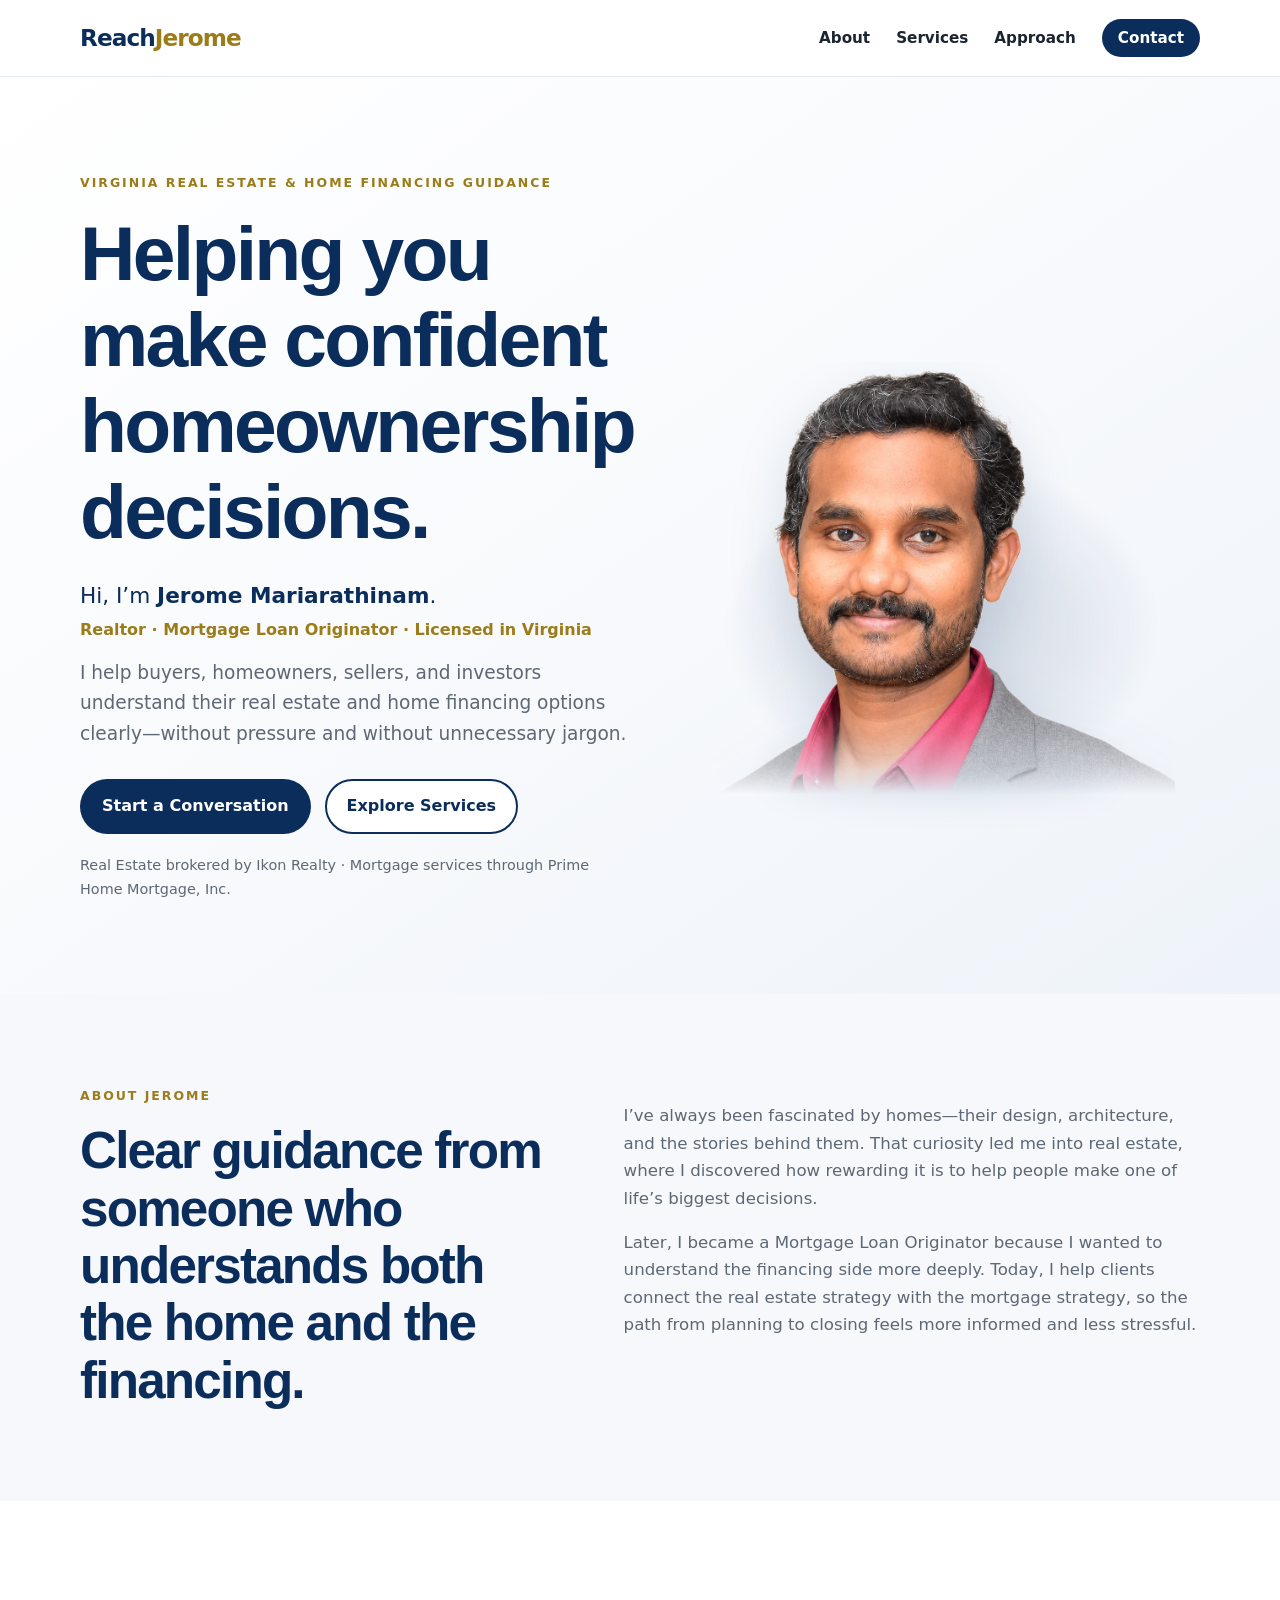
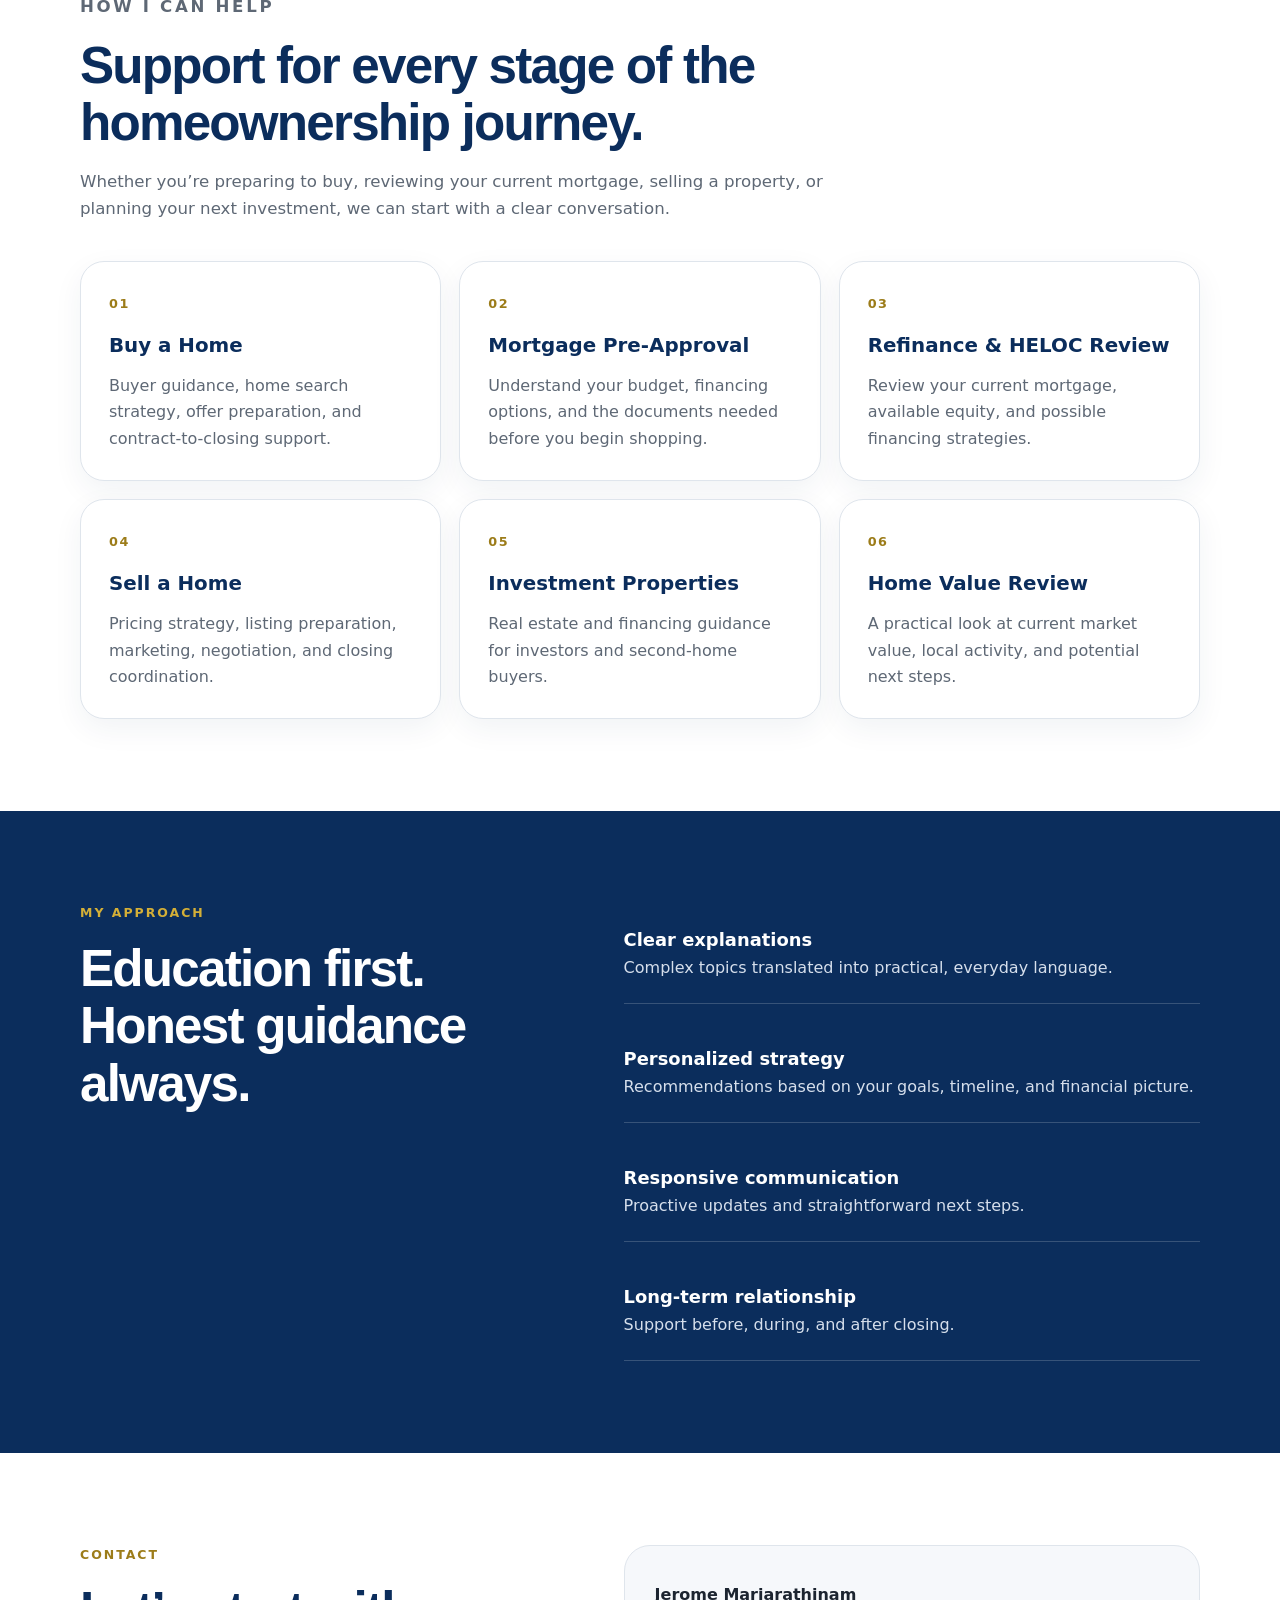
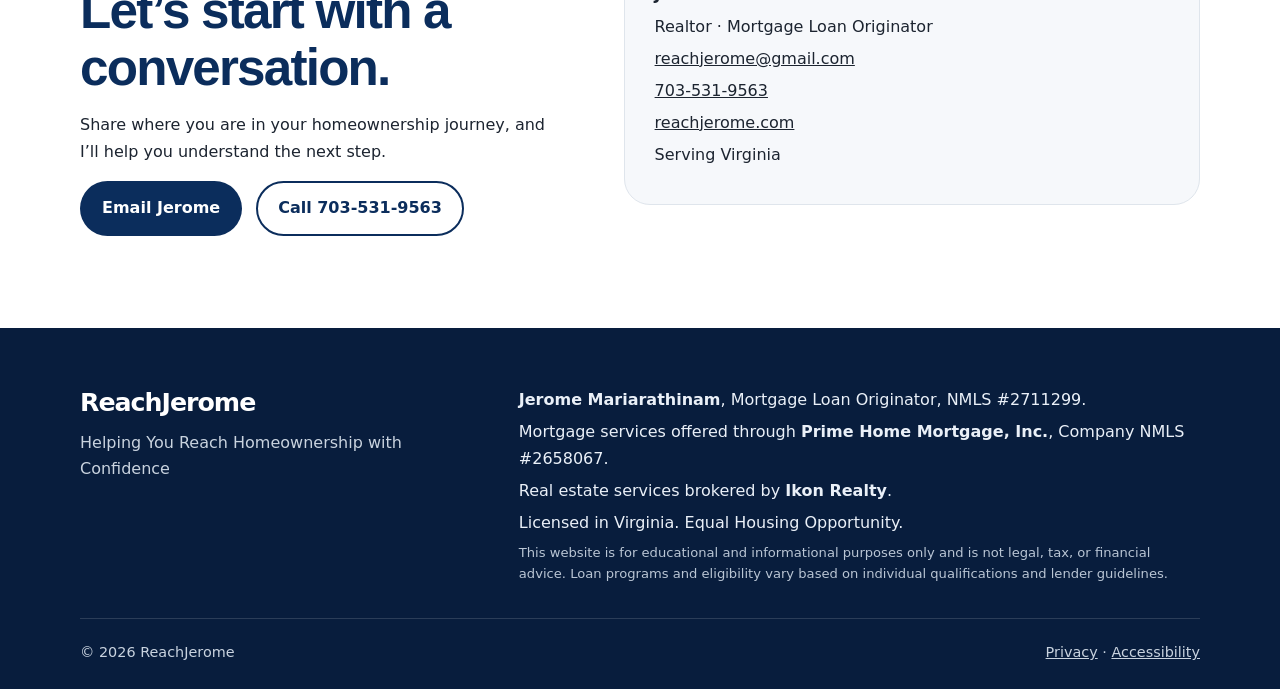
<file: index.html>
<!doctype html>
<html lang="en">
<head>
  <meta charset="utf-8" />
  <meta name="viewport" content="width=device-width, initial-scale=1" />
  <title>ReachJerome | Real Estate & Home Financing Guidance in Virginia</title>
  <meta name="description" content="Jerome Mariarathinam helps Virginia buyers, homeowners, sellers, and investors make confident real estate and home financing decisions." />
  <meta name="robots" content="index,follow" />
  <meta property="og:title" content="ReachJerome" />
  <meta property="og:description" content="Real Estate. Home Financing. Trusted Guidance." />
  <meta property="og:type" content="website" />
  <meta property="og:url" content="https://reachjerome.com/" />
  <meta property="og:image" content="https://reachjerome.com/assets/jerome-headshot.png" />
  <link rel="canonical" href="https://reachjerome.com/" />
  <link rel="icon" href="assets/favicon.svg" type="image/svg+xml" />
  <link rel="stylesheet" href="styles.css" />
  <script type="application/ld+json">
  {
    "@context": "https://schema.org",
    "@type": "Person",
    "name": "Jerome Mariarathinam",
    "url": "https://reachjerome.com/",
    "image": "https://reachjerome.com/assets/jerome-headshot.png",
    "jobTitle": "Realtor and Mortgage Loan Originator",
    "areaServed": "Virginia",
    "worksFor": [
      {"@type":"Organization","name":"Ikon Realty"},
      {"@type":"Organization","name":"Prime Home Mortgage, Inc."}
    ]
  }
  </script>
</head>
<body>
  <a class="skip-link" href="#main">Skip to main content</a>

  <header class="site-header">
    <div class="container nav-wrap">
      <a class="brand" href="#top" aria-label="ReachJerome home">
        <span class="brand-reach">Reach</span><span class="brand-jerome">Jerome</span>
      </a>
      <nav aria-label="Primary navigation">
        <ul class="nav-list">
          <li><a href="#about">About</a></li>
          <li><a href="#services">Services</a></li>
          <li><a href="#approach">Approach</a></li>
          <li><a class="nav-cta" href="#contact">Contact</a></li>
        </ul>
      </nav>
    </div>
  </header>

  <main id="main">
    <section id="top" class="hero">
      <div class="container hero-grid">
        <div class="hero-copy">
          <p class="eyebrow">Virginia Real Estate & Home Financing Guidance</p>
          <h1>Helping you make confident homeownership decisions.</h1>
          <p class="hero-intro">Hi, I’m <strong>Jerome Mariarathinam</strong>.</p>
          <p class="hero-role">Realtor · Mortgage Loan Originator · Licensed in Virginia</p>
          <p class="hero-text">I help buyers, homeowners, sellers, and investors understand their real estate and home financing options clearly—without pressure and without unnecessary jargon.</p>
          <div class="hero-actions">
            <a class="button button-primary" href="#contact">Start a Conversation</a>
            <a class="button button-secondary" href="#services">Explore Services</a>
          </div>
          <p class="trust-line">Real Estate brokered by Ikon Realty · Mortgage services through Prime Home Mortgage, Inc.</p>
        </div>
        <div class="hero-visual" aria-label="Professional headshot of Jerome Mariarathinam">
          <div class="portrait-frame">
            <img src="assets/jerome-headshot.png" alt="Jerome Mariarathinam smiling in professional attire" width="1154" height="1050" />
          </div>
        </div>
      </div>
    </section>

    <section id="about" class="section section-soft">
      <div class="container split-grid">
        <div>
          <p class="section-kicker">About Jerome</p>
          <h2>Clear guidance from someone who understands both the home and the financing.</h2>
        </div>
        <div class="prose">
          <p>I’ve always been fascinated by homes—their design, architecture, and the stories behind them. That curiosity led me into real estate, where I discovered how rewarding it is to help people make one of life’s biggest decisions.</p>
          <p>Later, I became a Mortgage Loan Originator because I wanted to understand the financing side more deeply. Today, I help clients connect the real estate strategy with the mortgage strategy, so the path from planning to closing feels more informed and less stressful.</p>
        </div>
      </div>
    </section>

    <section id="services" class="section">
      <div class="container">
        <div class="section-heading">
          <p class="section-kicker">How I Can Help</p>
          <h2>Support for every stage of the homeownership journey.</h2>
          <p>Whether you’re preparing to buy, reviewing your current mortgage, selling a property, or planning your next investment, we can start with a clear conversation.</p>
        </div>
        <div class="card-grid">
          <article class="service-card">
            <span class="service-number">01</span>
            <h3>Buy a Home</h3>
            <p>Buyer guidance, home search strategy, offer preparation, and contract-to-closing support.</p>
          </article>
          <article class="service-card">
            <span class="service-number">02</span>
            <h3>Mortgage Pre-Approval</h3>
            <p>Understand your budget, financing options, and the documents needed before you begin shopping.</p>
          </article>
          <article class="service-card">
            <span class="service-number">03</span>
            <h3>Refinance & HELOC Review</h3>
            <p>Review your current mortgage, available equity, and possible financing strategies.</p>
          </article>
          <article class="service-card">
            <span class="service-number">04</span>
            <h3>Sell a Home</h3>
            <p>Pricing strategy, listing preparation, marketing, negotiation, and closing coordination.</p>
          </article>
          <article class="service-card">
            <span class="service-number">05</span>
            <h3>Investment Properties</h3>
            <p>Real estate and financing guidance for investors and second-home buyers.</p>
          </article>
          <article class="service-card">
            <span class="service-number">06</span>
            <h3>Home Value Review</h3>
            <p>A practical look at current market value, local activity, and potential next steps.</p>
          </article>
        </div>
      </div>
    </section>

    <section id="approach" class="section section-navy">
      <div class="container approach-grid">
        <div>
          <p class="section-kicker gold">My Approach</p>
          <h2>Education first. Honest guidance always.</h2>
        </div>
        <div class="approach-points">
          <div><strong>Clear explanations</strong><span>Complex topics translated into practical, everyday language.</span></div>
          <div><strong>Personalized strategy</strong><span>Recommendations based on your goals, timeline, and financial picture.</span></div>
          <div><strong>Responsive communication</strong><span>Proactive updates and straightforward next steps.</span></div>
          <div><strong>Long-term relationship</strong><span>Support before, during, and after closing.</span></div>
        </div>
      </div>
    </section>

    <section id="contact" class="section contact-section">
      <div class="container contact-grid">
        <div>
          <p class="section-kicker">Contact</p>
          <h2>Let’s start with a conversation.</h2>
          <p>Share where you are in your homeownership journey, and I’ll help you understand the next step.</p>
          <div class="contact-actions">
            <a class="button button-primary" href="mailto:reachjerome@gmail.com">Email Jerome</a>
            <a class="button button-secondary dark" href="tel:+17035319563">Call 703-531-9563</a>
          </div>
        </div>
        <aside class="contact-card" aria-label="Jerome contact information">
          <p><strong>Jerome Mariarathinam</strong></p>
          <p>Realtor · Mortgage Loan Originator</p>
          <p><a href="mailto:reachjerome@gmail.com">reachjerome@gmail.com</a></p>
          <p><a href="tel:+17035319563">703-531-9563</a></p>
          <p><a href="https://reachjerome.com/">reachjerome.com</a></p>
          <p>Serving Virginia</p>
        </aside>
      </div>
    </section>
  </main>

  <footer class="site-footer">
    <div class="container footer-grid">
      <div>
        <a class="footer-wordmark" href="#top" aria-label="ReachJerome home">ReachJerome</a>
        <p class="footer-tagline">Helping You Reach Homeownership with Confidence</p>
      </div>
      <div class="footer-disclosures">
        <p><strong>Jerome Mariarathinam</strong>, Mortgage Loan Originator, NMLS #2711299.</p>
        <p>Mortgage services offered through <strong>Prime Home Mortgage, Inc.</strong>, Company NMLS #2658067.</p>
        <p>Real estate services brokered by <strong>Ikon Realty</strong>.</p>
        <p>Licensed in Virginia. Equal Housing Opportunity.</p>
        <p class="fine-print">This website is for educational and informational purposes only and is not legal, tax, or financial advice. Loan programs and eligibility vary based on individual qualifications and lender guidelines.</p>
      </div>
    </div>
    <div class="container footer-bottom">
      <span>© <span id="year"></span> ReachJerome</span>
      <span><a href="privacy.html">Privacy</a> · <a href="accessibility.html">Accessibility</a></span>
    </div>
  </footer>

  <script>document.getElementById('year').textContent = new Date().getFullYear();</script>
</body>
</html>
</file>
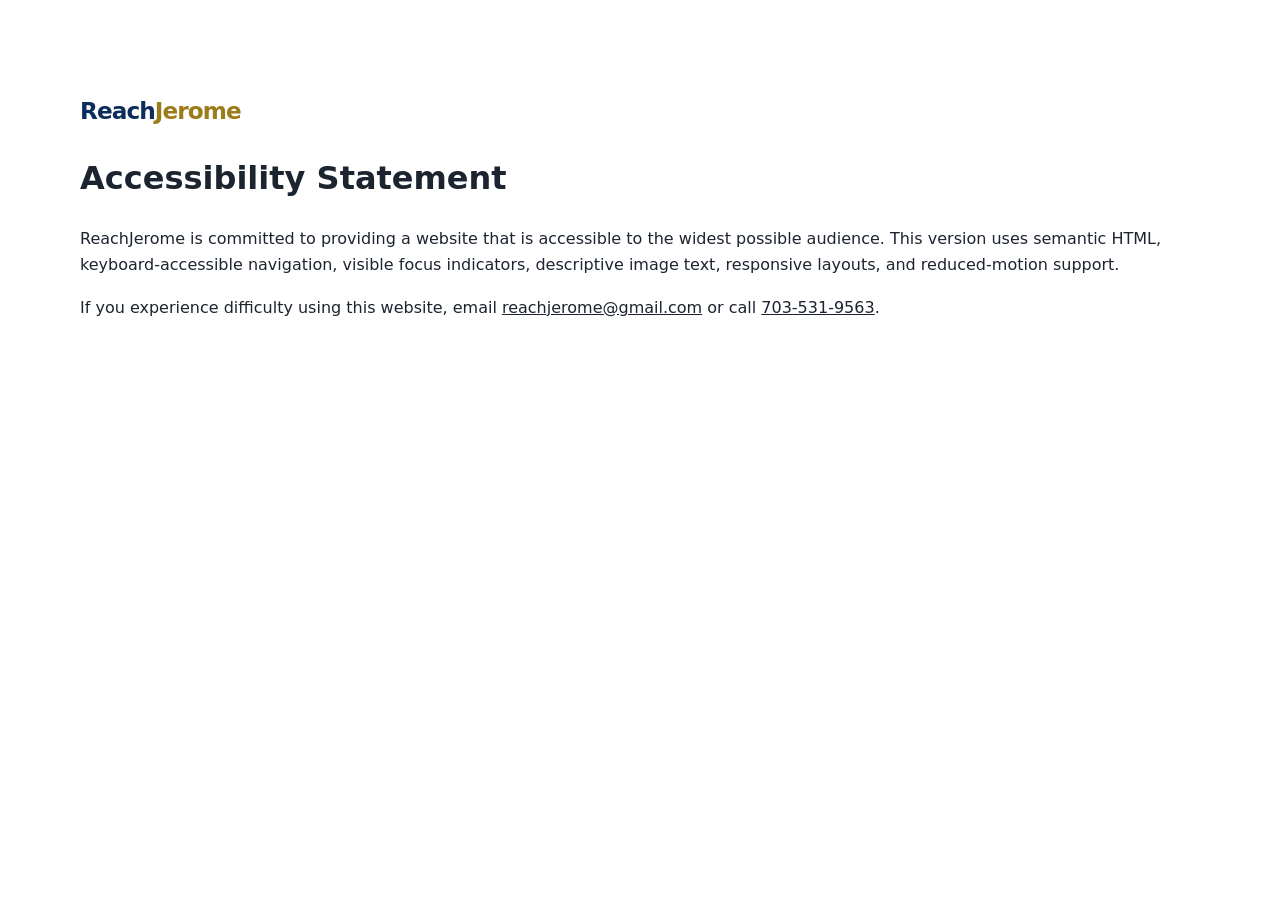
<file: accessibility.html>
<!doctype html><html lang="en"><head><meta charset="utf-8"><meta name="viewport" content="width=device-width,initial-scale=1"><title>Accessibility | ReachJerome</title><link rel="stylesheet" href="styles.css"></head><body><main class="section"><div class="container"><a class="brand" href="index.html"><span class="brand-reach">Reach</span><span class="brand-jerome">Jerome</span></a><h1>Accessibility Statement</h1><p>ReachJerome is committed to providing a website that is accessible to the widest possible audience. This version uses semantic HTML, keyboard-accessible navigation, visible focus indicators, descriptive image text, responsive layouts, and reduced-motion support.</p><p>If you experience difficulty using this website, email <a href="mailto:reachjerome@gmail.com">reachjerome@gmail.com</a> or call <a href="tel:+17035319563">703-531-9563</a>.</p></div></main></body></html>
</file>
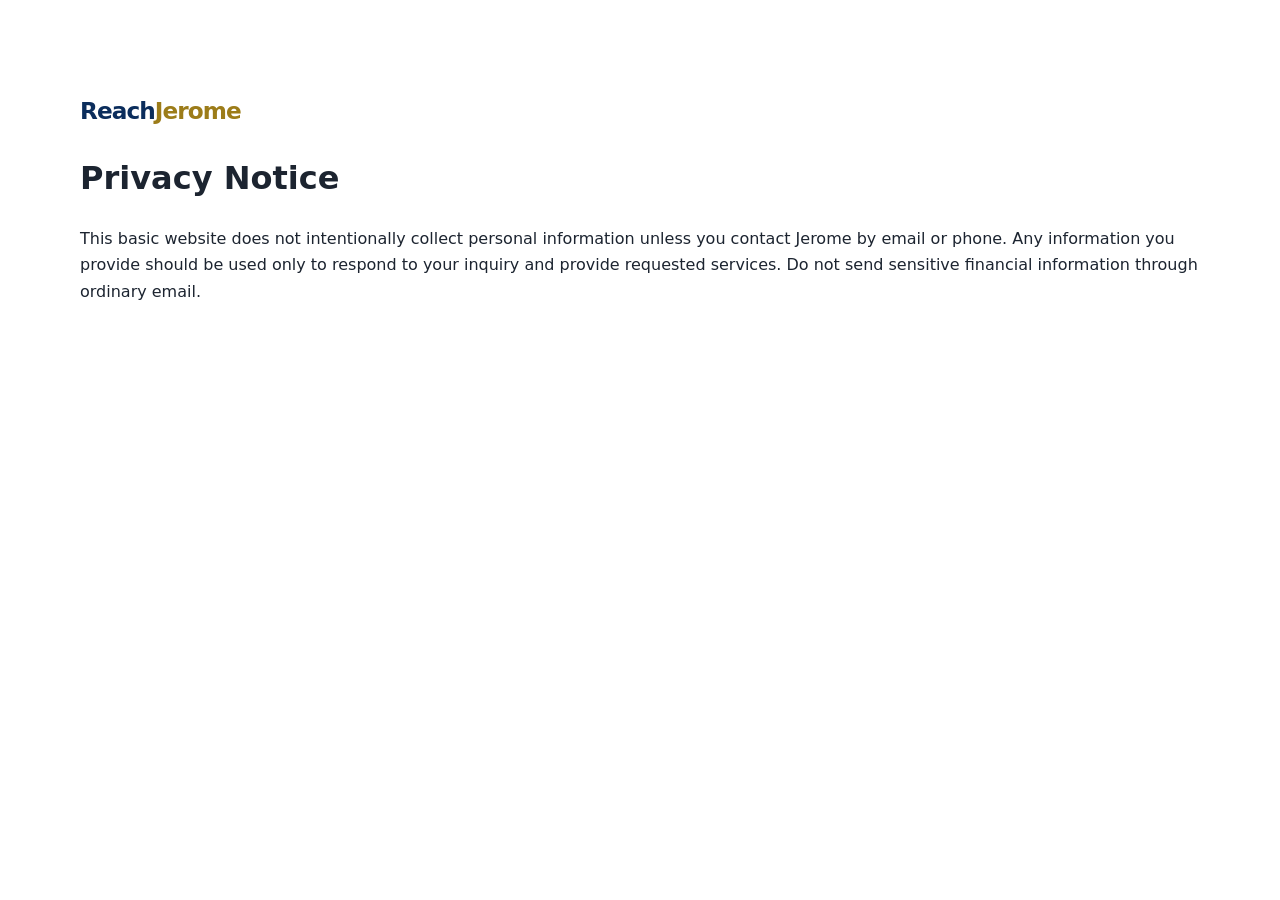
<file: privacy.html>
<!doctype html><html lang="en"><head><meta charset="utf-8"><meta name="viewport" content="width=device-width,initial-scale=1"><title>Privacy | ReachJerome</title><link rel="stylesheet" href="styles.css"></head><body><main class="section"><div class="container"><a class="brand" href="index.html"><span class="brand-reach">Reach</span><span class="brand-jerome">Jerome</span></a><h1>Privacy Notice</h1><p>This basic website does not intentionally collect personal information unless you contact Jerome by email or phone. Any information you provide should be used only to respond to your inquiry and provide requested services. Do not send sensitive financial information through ordinary email.</p></div></main></body></html>
</file>
<file: styles.css>
:root{
  --navy:#0b2d5c;
  --navy-2:#133f77;
  --gold:#d4af37;
  --gold-dark:#9c7c19;
  --ink:#1c2430;
  --muted:#5e6875;
  --soft:#f6f8fb;
  --line:#dfe5ec;
  --white:#fff;
  --focus:#ffbf47;
  --shadow:0 24px 60px rgba(11,45,92,.14);
}
*{box-sizing:border-box}
html{scroll-behavior:smooth}
body{margin:0;font-family:Inter,system-ui,-apple-system,BlinkMacSystemFont,"Segoe UI",sans-serif;color:var(--ink);line-height:1.65;background:var(--white)}
a{color:inherit}.container{width:min(1120px,calc(100% - 40px));margin-inline:auto}.skip-link{position:absolute;left:-9999px;top:12px;background:var(--focus);color:#111;padding:12px 16px;border-radius:8px;z-index:999}.skip-link:focus{left:16px}.site-header{position:sticky;top:0;background:rgba(255,255,255,.94);backdrop-filter:blur(14px);border-bottom:1px solid rgba(223,229,236,.8);z-index:50}.nav-wrap{display:flex;align-items:center;justify-content:space-between;min-height:76px;gap:28px}.brand{text-decoration:none;font-size:1.45rem;font-weight:800;letter-spacing:-.04em}.brand-reach{color:var(--navy)}.brand-jerome{color:var(--gold-dark)}.nav-list{display:flex;gap:26px;align-items:center;list-style:none;padding:0;margin:0}.nav-list a{text-decoration:none;font-weight:700;font-size:.95rem}.nav-list a:hover{text-decoration:underline}.nav-cta{padding:10px 16px;border-radius:999px;background:var(--navy);color:var(--white)}.hero{padding:96px 0 78px;background:linear-gradient(145deg,#fff 0%,#f7f9fc 56%,#eef3f9 100%)}.hero-grid{display:grid;grid-template-columns:1.05fr .95fr;align-items:center;gap:72px}.eyebrow,.section-kicker{font-size:.78rem;font-weight:800;letter-spacing:.16em;text-transform:uppercase;color:var(--gold-dark);margin:0 0 16px}.hero h1,.section h2{font-family:Poppins,Inter,sans-serif;line-height:1.12;letter-spacing:-.035em;color:var(--navy);margin:0}.hero h1{font-size:clamp(2.75rem,6vw,5.2rem);max-width:780px}.hero-intro{font-size:1.35rem;color:var(--navy);margin:24px 0 4px}.hero-role{font-weight:800;color:var(--gold-dark);margin:0 0 14px}.hero-text{font-size:1.16rem;color:var(--muted);max-width:680px;margin:0 0 30px}.hero-actions,.contact-actions{display:flex;gap:14px;flex-wrap:wrap}.button{display:inline-flex;align-items:center;justify-content:center;min-height:48px;padding:12px 20px;border-radius:999px;text-decoration:none;font-weight:800;border:2px solid transparent;transition:.2s ease}.button:hover{transform:translateY(-2px)}.button:focus-visible,a:focus-visible{outline:3px solid var(--focus);outline-offset:4px}.button-primary{background:var(--navy);color:var(--white)}.button-secondary{border-color:var(--navy);color:var(--navy);background:var(--white)}.button-secondary.dark{background:transparent}.trust-line{margin-top:20px;color:var(--muted);font-size:.9rem}.hero-visual{position:relative;display:flex;align-items:flex-end;justify-content:center;min-height:500px}.portrait-frame{position:relative;isolation:isolate;width:min(100%,580px);margin-inline:auto;display:flex;align-items:flex-end;justify-content:center}.portrait-frame::before{content:"";position:absolute;z-index:-1;left:50%;bottom:2%;width:88%;height:74%;transform:translateX(-50%);border-radius:50%;background:radial-gradient(ellipse at center,rgba(11,45,92,.16) 0%,rgba(11,45,92,.09) 38%,rgba(11,45,92,.035) 62%,rgba(11,45,92,0) 78%);filter:blur(8px)}.portrait-frame::after{content:"";position:absolute;z-index:-2;left:50%;bottom:0;width:70%;height:10%;transform:translateX(-50%);border-radius:50%;background:rgba(11,45,92,.12);filter:blur(18px)}.portrait-frame img{display:block;width:100%;height:auto;max-height:575px;object-fit:contain;object-position:center bottom;filter:drop-shadow(0 18px 26px rgba(11,45,92,.12));-webkit-mask-image:linear-gradient(to bottom,#000 0%,#000 76%,rgba(0,0,0,.98) 80%,rgba(0,0,0,.82) 86%,rgba(0,0,0,.48) 93%,transparent 100%);mask-image:linear-gradient(to bottom,#000 0%,#000 76%,rgba(0,0,0,.98) 80%,rgba(0,0,0,.82) 86%,rgba(0,0,0,.48) 93%,transparent 100%);-webkit-mask-repeat:no-repeat;mask-repeat:no-repeat;-webkit-mask-size:100% 100%;mask-size:100% 100%}.section{padding:92px 0}.section-soft{background:var(--soft)}.split-grid,.contact-grid,.approach-grid{display:grid;grid-template-columns:.9fr 1.1fr;gap:72px;align-items:start}.section h2{font-size:clamp(2rem,4vw,3.4rem)}.prose p,.section-heading>p{color:var(--muted);font-size:1.04rem}.section-heading{max-width:760px;margin-bottom:38px}.card-grid{display:grid;grid-template-columns:repeat(3,1fr);gap:18px}.service-card{padding:28px;border:1px solid var(--line);border-radius:24px;background:var(--white);box-shadow:0 10px 30px rgba(11,45,92,.06)}.service-card h3{color:var(--navy);font-size:1.24rem;margin:14px 0 10px}.service-card p{color:var(--muted);margin:0}.service-number{font-weight:900;color:var(--gold-dark);font-size:.8rem;letter-spacing:.12em}.section-navy{background:var(--navy);color:var(--white)}.section-navy h2{color:var(--white)}.gold{color:var(--gold)}.approach-points{display:grid;gap:18px}.approach-points>div{padding:22px 0;border-bottom:1px solid rgba(255,255,255,.18)}.approach-points strong,.approach-points span{display:block}.approach-points strong{font-size:1.12rem}.approach-points span{color:#d6dfec}.contact-section{background:#fff}.contact-card{background:var(--soft);border:1px solid var(--line);border-radius:26px;padding:30px}.contact-card p{margin:.35rem 0}.site-footer{background:#081d3d;color:#eaf0f8;padding:54px 0 24px}.footer-grid{display:grid;grid-template-columns:.7fr 1.3fr;gap:72px}.footer-wordmark{display:inline-block;color:var(--white);font-size:1.58rem;font-weight:800;letter-spacing:-.04em;text-decoration:none}.footer-wordmark:hover{text-decoration:underline}.footer-tagline{margin:.4rem 0 0;color:#c9d3df}.footer-disclosures p{margin:.35rem 0}.fine-print{font-size:.82rem;color:#b9c5d4}.footer-bottom{display:flex;justify-content:space-between;gap:20px;border-top:1px solid rgba(255,255,255,.14);padding-top:22px;margin-top:28px;font-size:.9rem;color:#c9d3df}.footer-bottom a{color:inherit}
@media (max-width:900px){.hero-grid,.split-grid,.contact-grid,.approach-grid,.footer-grid{grid-template-columns:1fr}.hero-grid{gap:44px}.hero-visual{min-height:430px}.portrait-frame{width:min(100%,500px)}.card-grid{grid-template-columns:repeat(2,1fr)}.nav-list li:not(:last-child){display:none}}
@media (max-width:620px){.container{width:min(100% - 28px,1120px)}.hero{padding-top:34px}.hero-visual{min-height:360px}.portrait-frame{width:min(100%,390px)}.hero h1{font-size:2.55rem}.section{padding:38px 0}.card-grid{grid-template-columns:1fr}.footer-bottom{flex-direction:column}.nav-wrap{min-height:68px}.brand{font-size:1.3rem}}
@media (prefers-reduced-motion:reduce){*{scroll-behavior:auto!important;transition:none!important}}
</file>
